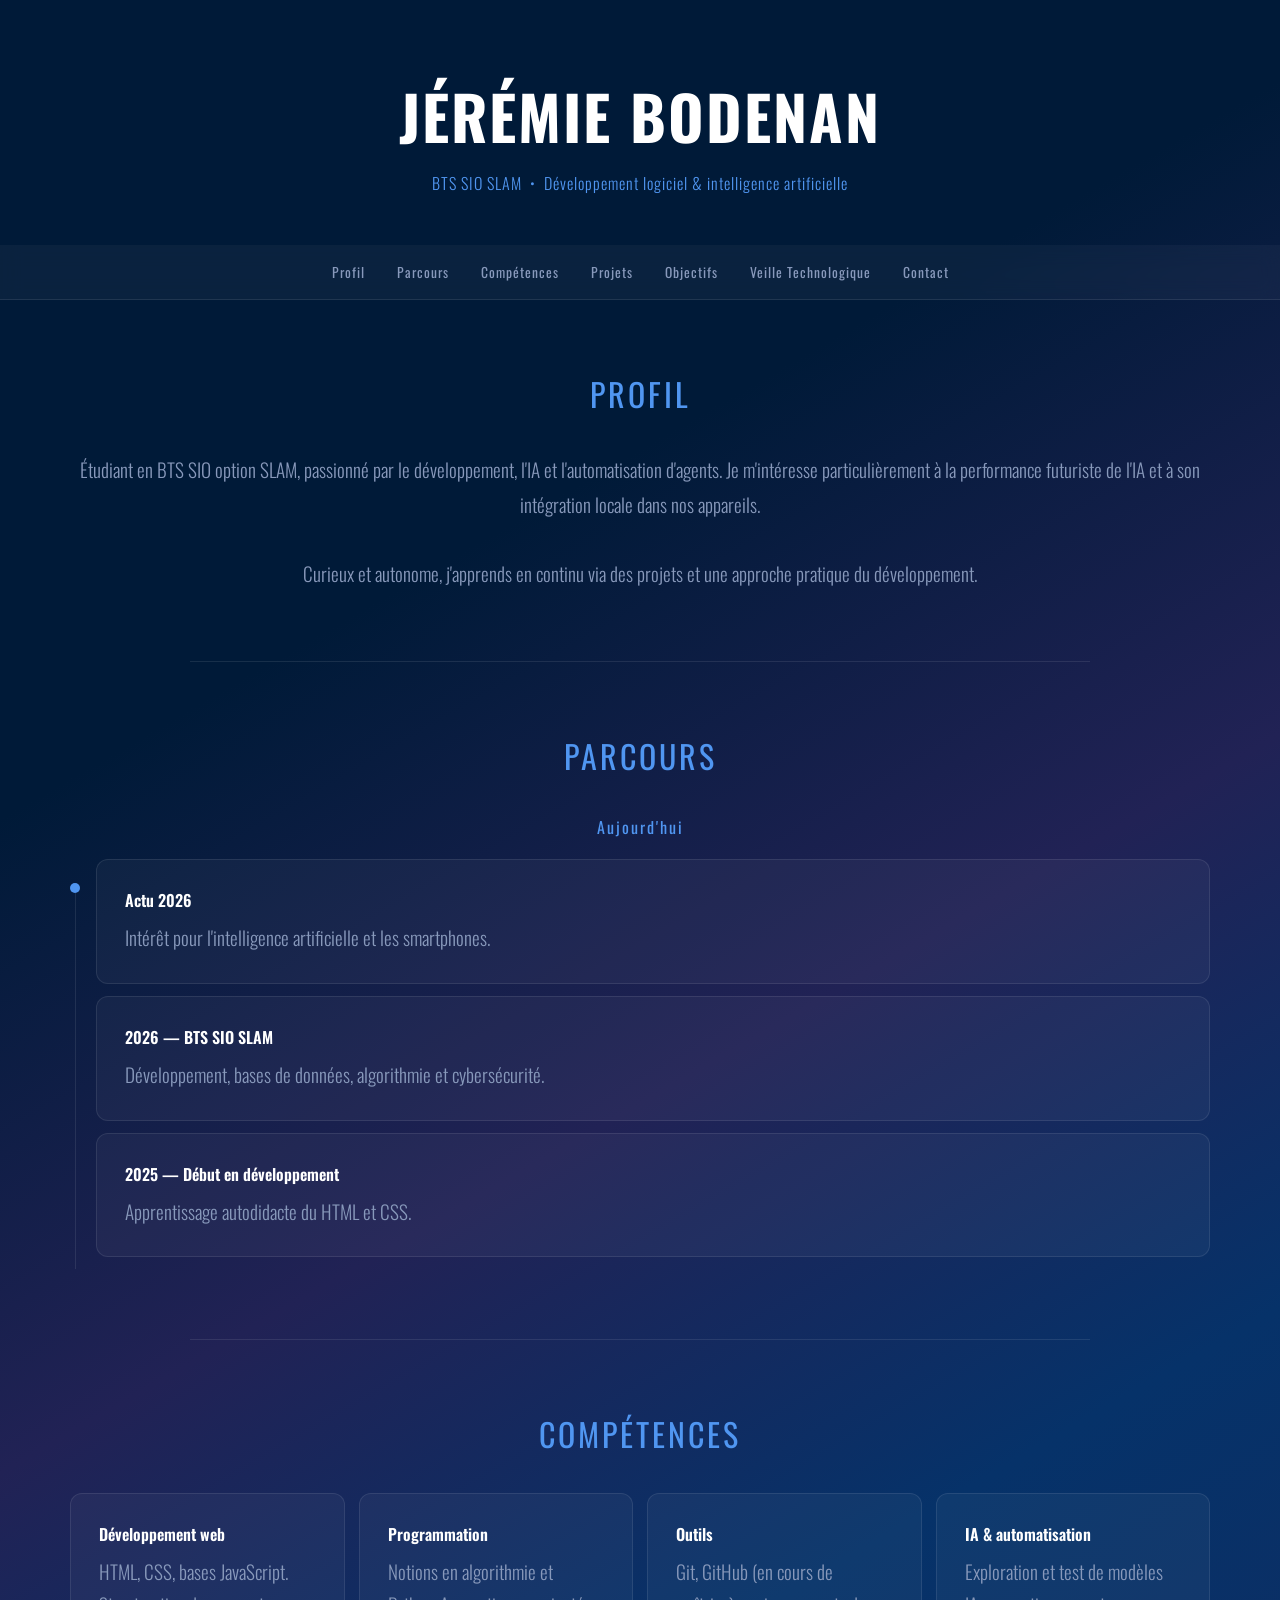
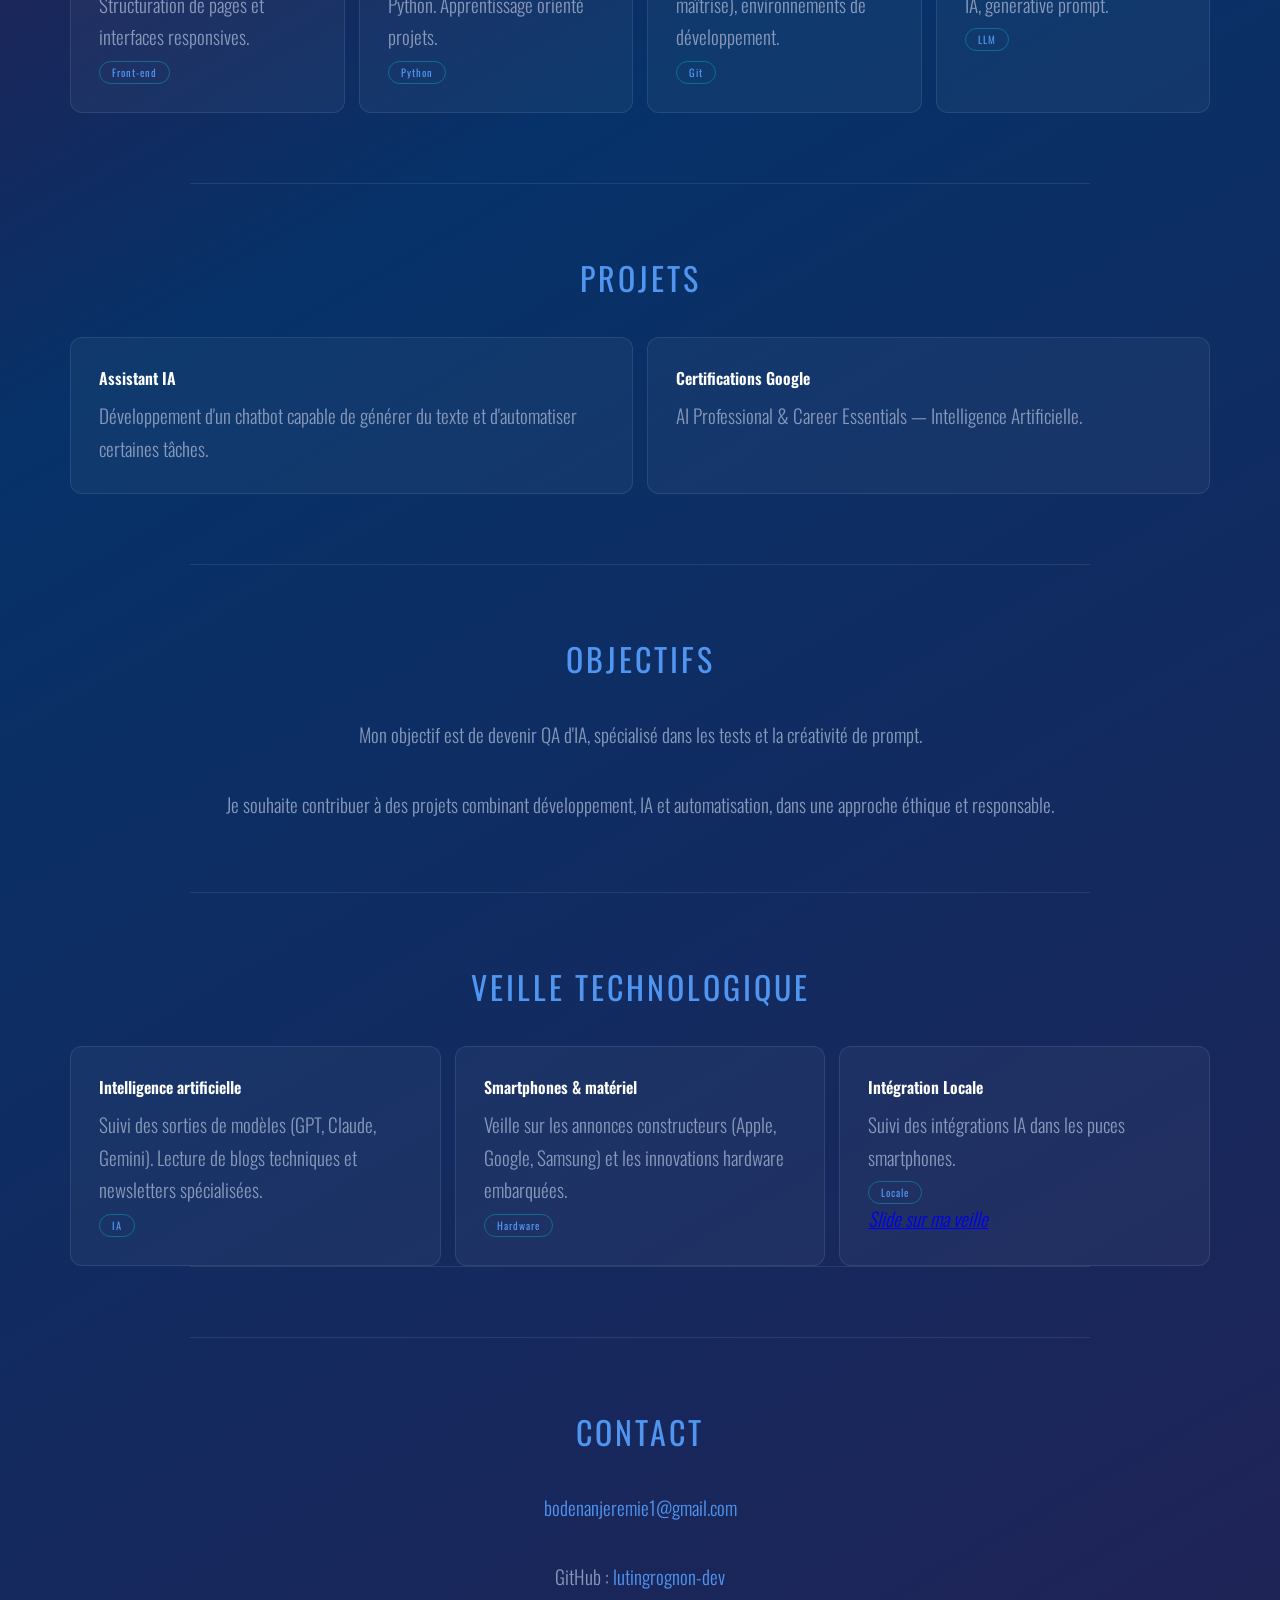
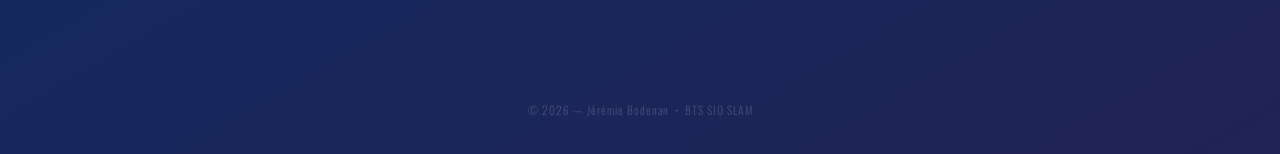
<file: index.html>
<!DOCTYPE html>
<html lang="fr">
<head>
    <meta charset="UTF-8">
    <meta name="viewport" content="width=device-width, initial-scale=1.0">
    <title>Portfolio - Jérémie Bodenan</title>

    <link rel="preconnect" href="https://fonts.googleapis.com">
    <link rel="preconnect" href="https://fonts.gstatic.com" crossorigin>
    <link href="https://fonts.googleapis.com/css2?family=Oswald:wght@200..700&display=swap" rel="stylesheet">

    <link rel="stylesheet" href="test.css">
</head>
<body>
<div class="hero">
  <h1>JÉRÉMIE BODENAN</h1>
  <p class="sub">BTS SIO SLAM &nbsp;•&nbsp; Développement logiciel &amp; intelligence artificielle</p>
</div>

<nav>
  <a href="#profil">Profil</a>
  <a href="#parcours">Parcours</a>
  <a href="#skills">Compétences</a>
  <a href="#projects">Projets</a>
  <a href="#vision">Objectifs</a>
  <a href="#veille">Veille Technologique</a>
  <a href="#contact">Contact</a>
</nav>

<section id="profil" class="section">
  <h2>Profil</h2>
  <p class="profil-text">
    Étudiant en BTS SIO option SLAM, passionné par le développement, l'IA et l'automatisation d'agents.
    Je m'intéresse particulièrement à la performance futuriste de l'IA et à son intégration locale dans nos appareils.
    <br><br>
    Curieux et autonome, j'apprends en continu via des projets et une approche pratique du développement.
  </p>
</section>

<div class="sep"></div>

<section id="parcours" class="section">
  <h2>Parcours</h2>
  <div class="timeline">
    <p class="timeline-label">Aujourd'hui</p>
    <div class="dot-line">
      <div class="dot-col"><div class="dot"></div><div class="line"></div></div>
      <div style="flex:1;display:flex;flex-direction:column;gap:12px;padding-bottom:12px">
        <div class="card">
          <h3>Actu 2026</h3>
          <p>Intérêt pour l'intelligence artificielle et les smartphones.</p>
        </div>
        <div class="card">
          <h3>2026 — BTS SIO SLAM</h3>
          <p>Développement, bases de données, algorithmie et cybersécurité.</p>
        </div>
        <div class="card">
          <h3>2025 — Début en développement</h3>
          <p>Apprentissage autodidacte du HTML et CSS.</p>
        </div>
      </div>
    </div>
  </div>
</section>

<div class="sep"></div>

<section id="skills" class="section">
  <h2>Compétences</h2>
  <div class="grid2">
    <div class="card">
      <h3>Développement web</h3>
      <p>HTML, CSS, bases JavaScript. Structuration de pages et interfaces responsives.</p>
      <span class="tag">Front-end</span>
    </div>
    <div class="card">
      <h3>Programmation</h3>
      <p>Notions en algorithmie et Python. Apprentissage orienté projets.</p>
      <span class="tag">Python</span>
    </div>
    <div class="card">
      <h3>Outils</h3>
      <p>Git, GitHub (en cours de maîtrise), environnements de développement.</p>
      <span class="tag">Git</span>
    </div>
    <div class="card">
      <h3>IA &amp; automatisation</h3>
      <p>Exploration et test de modèles IA, generative prompt.</p>
      <span class="tag">LLM</span>
    </div>
  </div>
</section>

<div class="sep"></div>

<section id="projects" class="section">
  <h2>Projets</h2>
  <div class="grid2">
    <div class="card">
      <h3>Assistant IA</h3>
      <p>Développement d'un chatbot capable de générer du texte et d'automatiser certaines tâches.</p>
    </div>
    <div class="card">
      <h3>Certifications Google</h3>
      <p>AI Professional &amp; Career Essentials — Intelligence Artificielle.</p>
    </div>
  </div>
</section>

<div class="sep"></div>

<section id="vision" class="section">
  <h2>Objectifs</h2>
  <p class="vision-text">
    Mon objectif est de devenir QA d'IA, spécialisé dans les tests et la créativité de prompt.
    <br><br>
    Je souhaite contribuer à des projets combinant développement, IA et automatisation,
    dans une approche éthique et responsable.
  </p>
</section>

<div class="sep"></div>


<section id="veille" class="section">
  <h2>Veille technologique</h2>
  <div class="grid-veille">

    <div class="card">
      <h3>Intelligence artificielle</h3>
      <p>Suivi des sorties de modèles (GPT, Claude, Gemini). Lecture de blogs techniques et newsletters spécialisées.</p>
      <span class="tag">IA</span>
    </div>

    <div class="card">
      <h3>Smartphones & matériel</h3>
      <p>Veille sur les annonces constructeurs (Apple, Google, Samsung) et les innovations hardware embarquées.</p>
      <span class="tag">Hardware</span>
    </div>

    <div class="card">
      <h3>Intégration Locale</h3>
      <p>Suivi des intégrations IA dans les puces smartphones.</p>
      <span class="tag">Locale</span>
      <br>
      <a href="https://docs.google.com/presentation/d/17ACGQJNbDcnQiFRmGSltDC94H4K1NxP9qPfHB_9AI5A/edit?usp=sharing">
      <i>Slide sur ma veille</i>
      </a>
    </div>

  </div>

    <div class="sep"></div>
</section>

<div class="sep"></div>

<section id="contact" class="section">
  <h2>Contact</h2>
  <p class="contact-block">
    <a href="mailto:bodenanjeremie1@gmail.com">bodenanjeremie1@gmail.com</a>
    <br><br>
    GitHub : <a href="https://github.com/lutingrognon-dev">lutingrognon-dev</a>
  </p>
</section>
</body>

<footer>© 2026 — Jérémie Bodenan &nbsp;•&nbsp; BTS SIO SLAM</footer>
</file>
<file: test.css>
@import url('https://fonts.googleapis.com/css2?family=Oswald:wght@300;400;600;700&display=swap');

* { box-sizing: border-box; margin: 0; padding: 0; }

:root {
  --bg2:     rgba(255,255,255,0.04);
  --border:  rgba(255,255,255,0.09);
  --accent:  #5096f1;
  --accent2: #5096f1;
  --text:    #e6e6e6;
  --muted:   #8899bb;
}

body {
  font-family: 'Oswald', sans-serif;
  font-size: 19px; /* ← changer ici pour tout agrandir/rétrécir */
  font-weight: 300;
  color: var(--text);
  min-height: 100vh;
  background: linear-gradient(150deg, #001a38 20%, #212255 36%, #063269 50%, #212255 100%);
}

.hero { 
    text-align: center; 
    padding: 70px 24px 50px; 
}

.hero h1 { 
    font-size: clamp(2.2rem, 6vw, 3.8rem); 
    font-weight: 700; letter-spacing: 2px; 
    color: #fff; 
    margin-bottom: 10px; 
}

.hero .sub { 
    color: var(--accent); 
    font-size: 1rem; 
    font-weight: 300; 
    letter-spacing: 1px; 
}

nav { 
    display: flex; 
    justify-content: center; 
    flex-wrap: wrap; 
    gap: 4px; 
    padding: 10px 16px; 
    background: rgba(255,255,255,0.04); 
    backdrop-filter: blur(10px); 
    border-bottom: 1px solid var(--border); 
    position: sticky; 
    top: 0; 
    z-index: 10; 
}

nav a {
    color: var(--muted); 
    text-decoration: none; 
    font-size: 0.85rem; 
    letter-spacing: 1px; 
    padding: 7px 14px; 
    border-radius: 6px; 
    transition: .2s; 
    font-weight: 400; 
}

nav a:hover { 
    color: #fff; 
    background: rgba(75,131,252,0.15); }

.section { 
    max-width: 1200px; 
    margin: 0 auto; 
    padding: 70px 30px; }

h2 { 
    font-size: 2rem; 
    letter-spacing: 3px; 
    color: var(--accent2); 
    font-weight: 400; 
    margin-bottom: 36px; 
    text-align: center; 
    text-transform: uppercase; 
}

.card { 
    background: var(--bg2); 
    border: 1px solid var(--border); 
    border-radius: 12px; 
    padding: 28px; 
    transition: .2s; 
}

.card:hover { border-color: rgba(0,229,255,0.4); 
    transform: translateY(-3px); 
}

.card h3 { 
    font-size: 1rem; 
    font-weight: 600; 
    color: #fff; 
    margin-bottom: 10px; 
}

.card p { 
    font-size: 1.2rem; 
    color: var(--muted); 
    line-height: 1.7;
    font-weight: 300; 
    }

.timeline { 
    display: flex; 
    flex-direction: column; 
    gap: 12px; 
}

.timeline-label {
    font-size: 1rem; 
    letter-spacing: 2px; 
    color: var(--accent);
    text-align: center; 
    margin-bottom: 8px; 
    font-weight: 400; 
    }

.dot-line { 
    display: flex; 
    align-items: stretch; 
    gap: 16px;
 }

.dot-col { 
    display: flex; 
    flex-direction: column;
    align-items: center; 
    padding-top: 24px;
}

.dot { 
    width: 10px;
    height: 10px; 
    border-radius: 50%;
    background: var(--accent2); 
    flex-shrink: 0; 
}

.line {
    flex: 1; 
    width: 1px;
    background: var(--border);
}

.grid2 { 
    display: grid; 
    grid-template-columns: repeat(auto-fit, minmax(200px, 1fr)); 
    gap: 14px; 
}

.grid-veille {
    display: grid;
    grid-template-columns: repeat(3, 1fr);
    gap: 14px;
}

.profil-text, .vision-text, .contact-block {
    font-size: 1.2rem; 
    color: var(--muted); 
    line-height: 1.8; 
    text-align: center; 
    font-weight: 300;
 }

.contact-block a {
    color: var(--accent);
    text-decoration: none;
}

a:visited {
    color: inherit;
}

.tag {
    display: inline-block; 
    font-size: 0.65rem;
    letter-spacing: 1px; 
    color: var(--accent2); 
    border: 1px solid rgba(0,229,255,0.3); 
    padding: 3px 12px;
    border-radius: 20px; 
    margin: auto; 
    font-weight: 400;
}

footer {
    text-align: center;
    padding: 36px; 
    color: rgba(255,255,255,0.2); 
    font-size: 0.72rem; 
    letter-spacing: 1px; 
    font-weight: 300; 
    }

.sep { 
    height: 1px;
    background: var(--border); 
    max-width: 900px; 
    margin: 0 auto;
}
</file>
